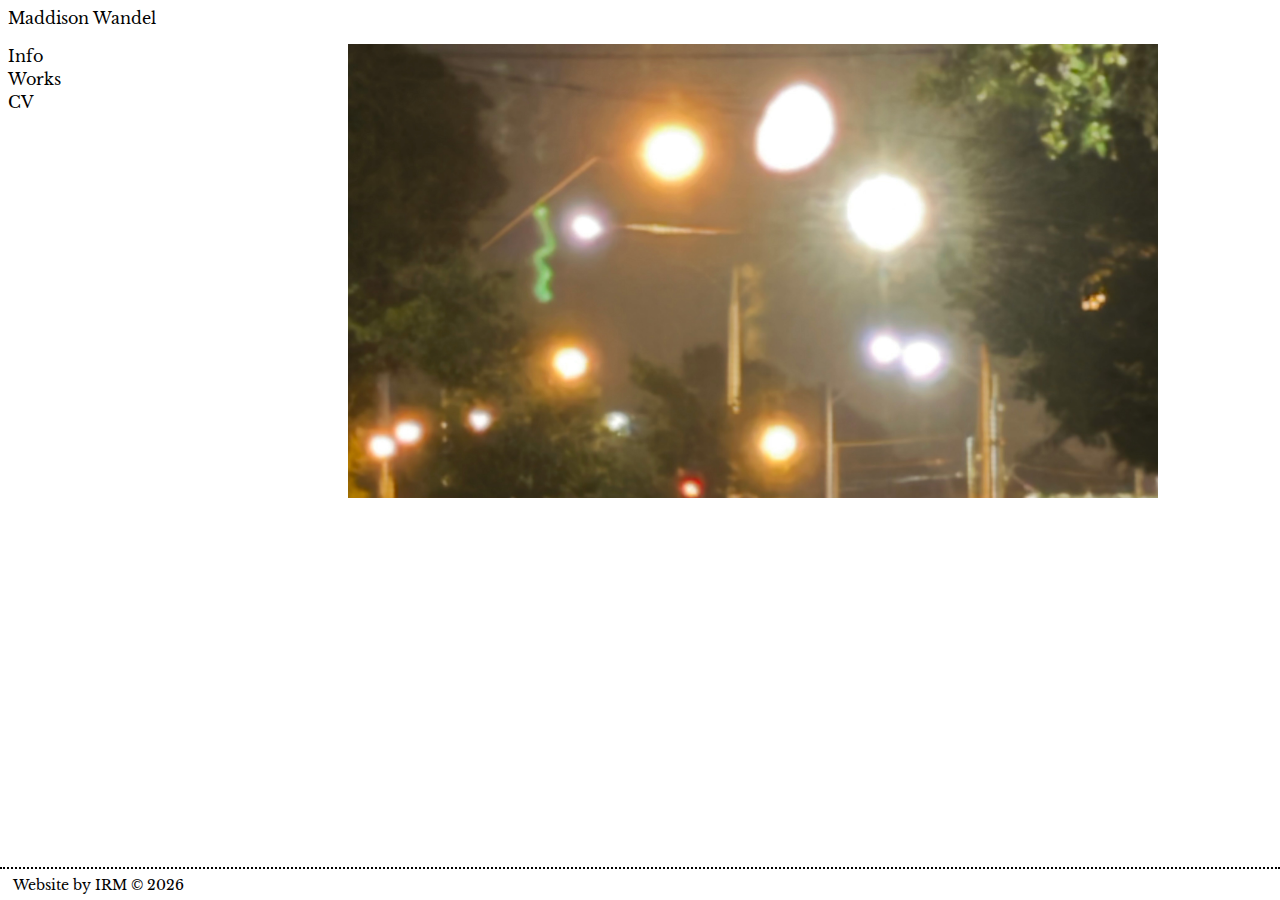
<file: index.html>
<!DOCTYPE html>
<html lang="en">
<head>
    <meta charset="UTF-8">
    <meta name="viewport" content="width=device-width, initial-scale=1.0">
    <link rel="shortcut icon" href="img/page-elements/mw-favicon.png" type="mw-favicon">
    <title>Maddison Wandel</title>
    <link rel="stylesheet" href="style.css">
</head>

<body>
    
<div class="header">
    <p>Maddison Wandel</p>
</div>

<div class="middle">

    <div class="navigation">
        <div class="item">
            <a href="info.html">Info</a>
        </div>

        <div class="item">
            <p class="title">Works</p>
            <p class="infoText hidden">
                    <a href="/Works/Autoportait.html">Autoportrait</a>
                    <a href="/Works/Stutter.html"> Stutter (1-4)</a>
                    <a href="/Works/Calling-Back.html">Calling Back (for my mother)</a>
                    <a href="/Works/Withholding.html">Withholding</a>
                    <a href="/Works/A-Calling-Back.html">A Calling Back</a>
            </p>
        </div>

        <div class="item">
            <a href="CV.html">CV</a>
        </div>

    </div>

    <div class="hero-img">
        <img src="img/landing.jpg" alt="landing">
    </div>

    </div>

<div class="footer">
    <p> Website by <a href="https://www.isobellemccall.com/" target="_blank">IRM</a> © 2026</p>
</div>


</div>
<script src="script.js"></script>

</body>

</html>
</file>
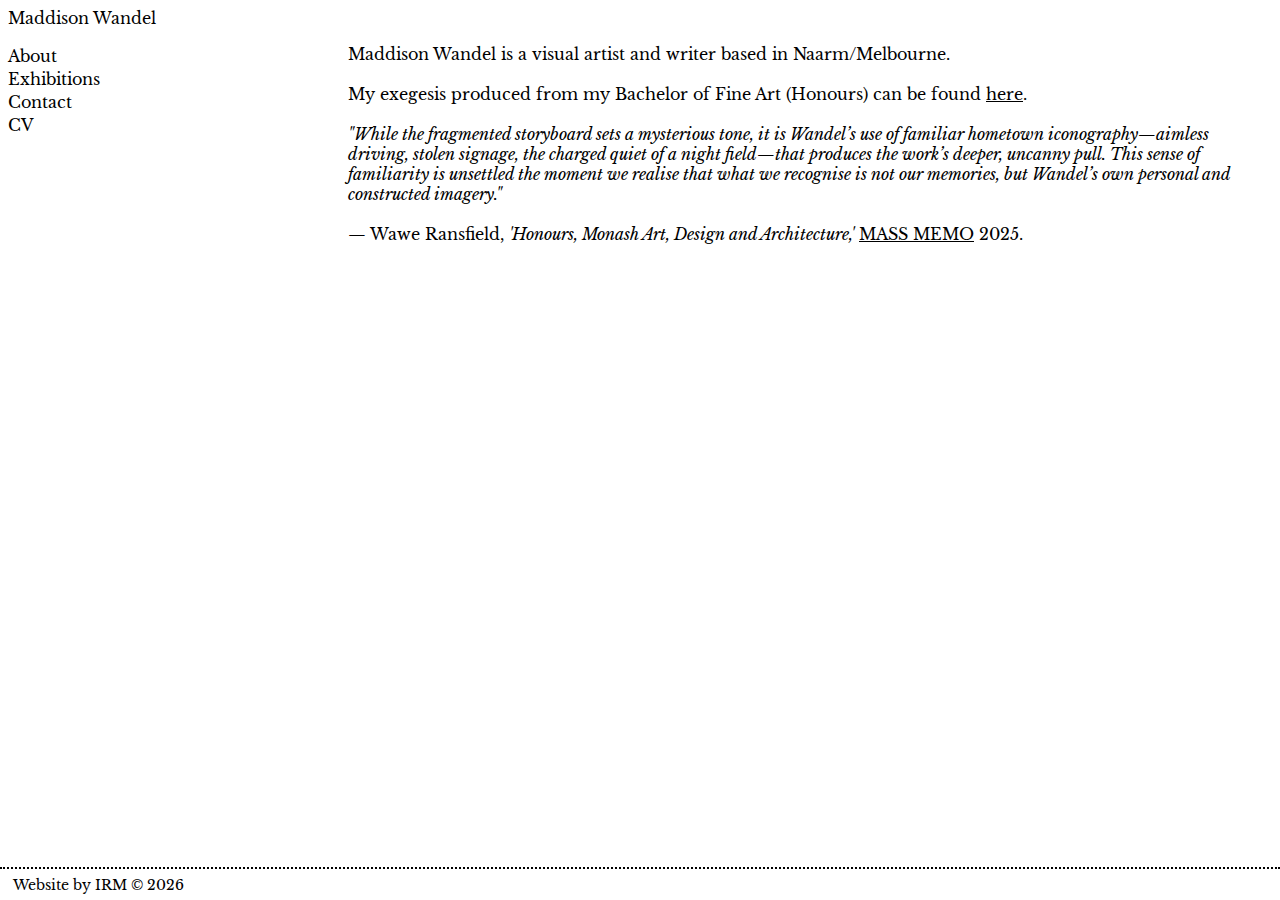
<file: about.html>
<!DOCTYPE html>
<html lang="en">
<head>
    <meta charset="UTF-8">
    <meta name="viewport" content="width=device-width, initial-scale=1.0">
    <link rel="shortcut icon" href="../img/page-elements/mw-favicon.png" type="mw-favicon">
    <title>Maddison Wandel</title>
    <link rel="stylesheet" href="../style.css">
</head>

<body data-page="about">
    
<div class="header">
    <a href="https://isoebell.github.io/MaddisonWandel/">Maddison Wandel</a>
</div>

<div class="middle">

    <div class="navigation">
        <div class="item">
            <a href="about.html">About</a>
        </div>

       <div class="item">
            <p class="title">Exhibitions</p>
            <p class="infoText hidden">
                    <a href="/Exhibitions/Monash-Grad-Show-2025.html"> Monash Gradshow 2025 (Honours)</a>
                    <a href="/Exhibitions/VCA-Graduate-Exhibition-2024.html">VCA Graduate Exhibition 2024</a>
                    <a href="/Exhibitions/Majilis-Travelling-Fellowship-2024.html">Majilis Travelling Fellowship 2024</a>
                    <a href="/Exhibitions/Forest-Falls-Behind.html">Forest Falls Behind</a>
            </p>
        </div>

        <div class="item">
            <a href="contact.html">Contact</a>
        </div>

        <div class="item">
            <a href="CV.html">CV</a>
        </div>

    </div>

    <div class="content">
        <p>Maddison Wandel is a visual artist and writer based in Naarm/Melbourne.
            <br>
            <br>
            My exegesis produced from my Bachelor of Fine Art (Honours) can be found <a href="/pdfs/Exegesis-Maddison-Wandel-2025.pdf" target="_blank">here</a>.
            <br>
            <br>
            <em>"While the fragmented storyboard sets a mysterious tone, it is Wandel’s use of familiar hometown iconography—aimless driving, stolen signage, the charged quiet of a night field—that produces the work’s deeper, uncanny pull. This sense of familiarity is unsettled the moment we realise that what we recognise is not our memories, but Wandel’s own personal and constructed imagery."</em>
            <br>
            <br>
            — Wawe Ransfield, <em>'Honours, Monash Art, Design and Architecture,'</em> <a href="https://mass.memoreview.net/2025/monash-art-design-and-architecture-by-wawe-ransfield" target="_blank">MASS MEMO</a> 2025.
            
            </p>
    </div>

    </div>

<div class="footer">
    <p> Website by <a href="https://www.isobellemccall.com/" target="_blank">IRM</a> © 2026</p>
</div>


</div>
<script src="../script.js"></script>

</body>

</html>
</file>
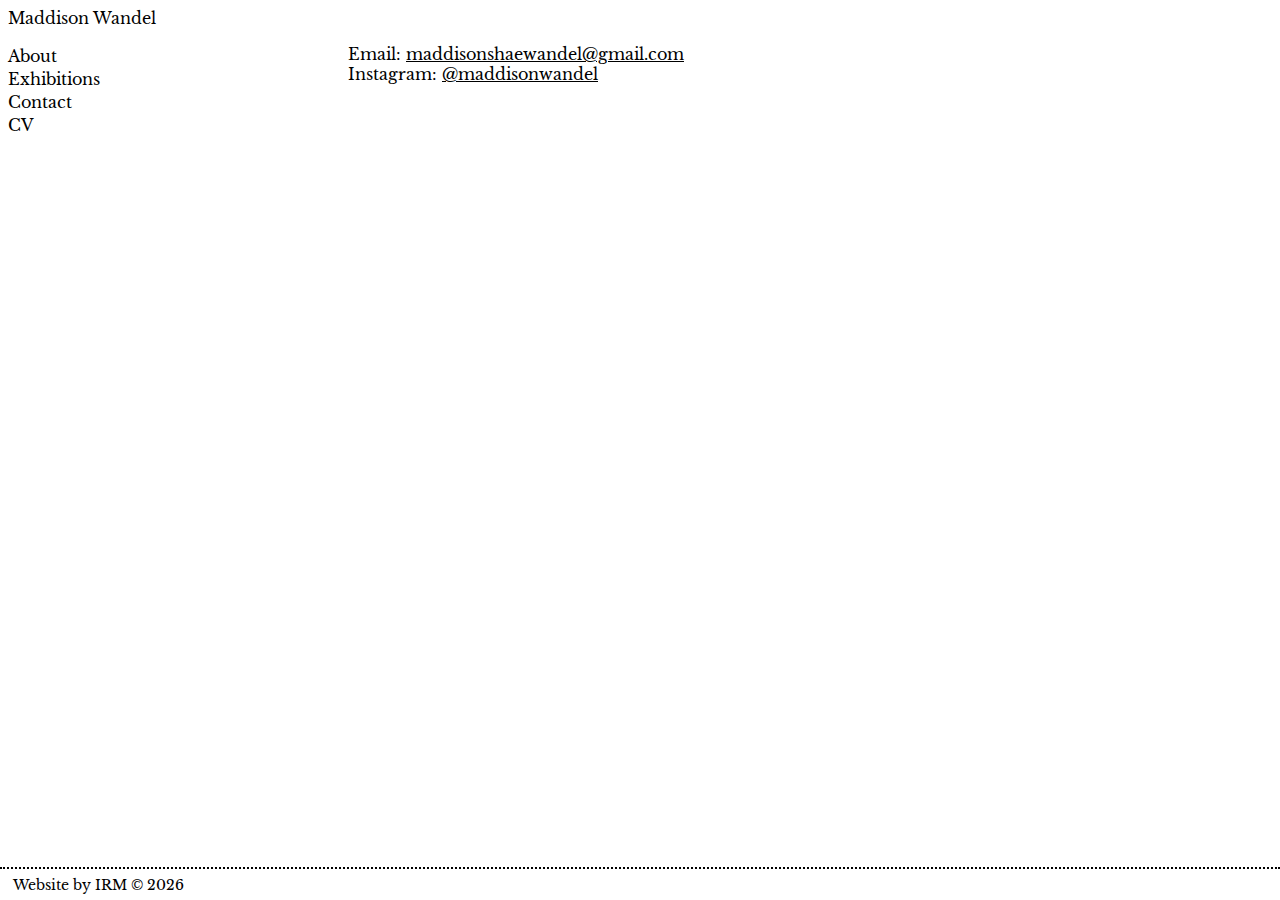
<file: contact.html>
<!DOCTYPE html>
<html lang="en">
<head>
    <meta charset="UTF-8">
    <meta name="viewport" content="width=device-width, initial-scale=1.0">
    <link rel="shortcut icon" href="../img/page-elements/mw-favicon.png" type="mw-favicon">
    <title>Maddison Wandel</title>
    <link rel="stylesheet" href="../style.css">
</head>

<body data-page="contact">
    
<div class="header">
    <a href="https://isoebell.github.io/MaddisonWandel/">Maddison Wandel</a>
</div>

<div class="middle">

    <div class="navigation">
        <div class="item">
            <a href="about.html">About</a>
        </div>

        <div class="item">
            <p class="title">Exhibitions</p>
            <p class="infoText hidden">
                    <a href="/Exhibitions/Monash-Grad-Show-2025.html"> Monash Gradshow 2025 (Honours)</a>
                    <a href="/Exhibitions/VCA-Graduate-Exhibition-2024.html">VCA Graduate Exhibition 2024</a>
                    <a href="/Exhibitions/Majilis-Travelling-Fellowship-2024.html">Majilis Travelling Fellowship 2024</a>
                    <a href="/Exhibitions/Forest-Falls-Behind.html">Forest Falls Behind</a>
            </p>
        </div>

        <div class="item">
            <a href="contact.html">Contact</a>
        </div>

        <div class="item">
            <a href="CV.html">CV</a>
        </div>

    </div>

    <div class="content">
        <p>Email: <a href="mailto:maddisonshaewandel@gmail.com">maddisonshaewandel@gmail.com</a>
            <br>
            Instagram: <a href="https://www.instagram.com/maddisonwandel/" target="_blank">@maddisonwandel</a>
            <br>
            <br>
            
            </p>
    </div>

    </div>

<div class="footer">
    <p> Website by <a href="https://www.isobellemccall.com/" target="_blank">IRM</a> © 2026</p>
</div>


</div>
<script src="../script.js"></script>

</body>

</html>
</file>
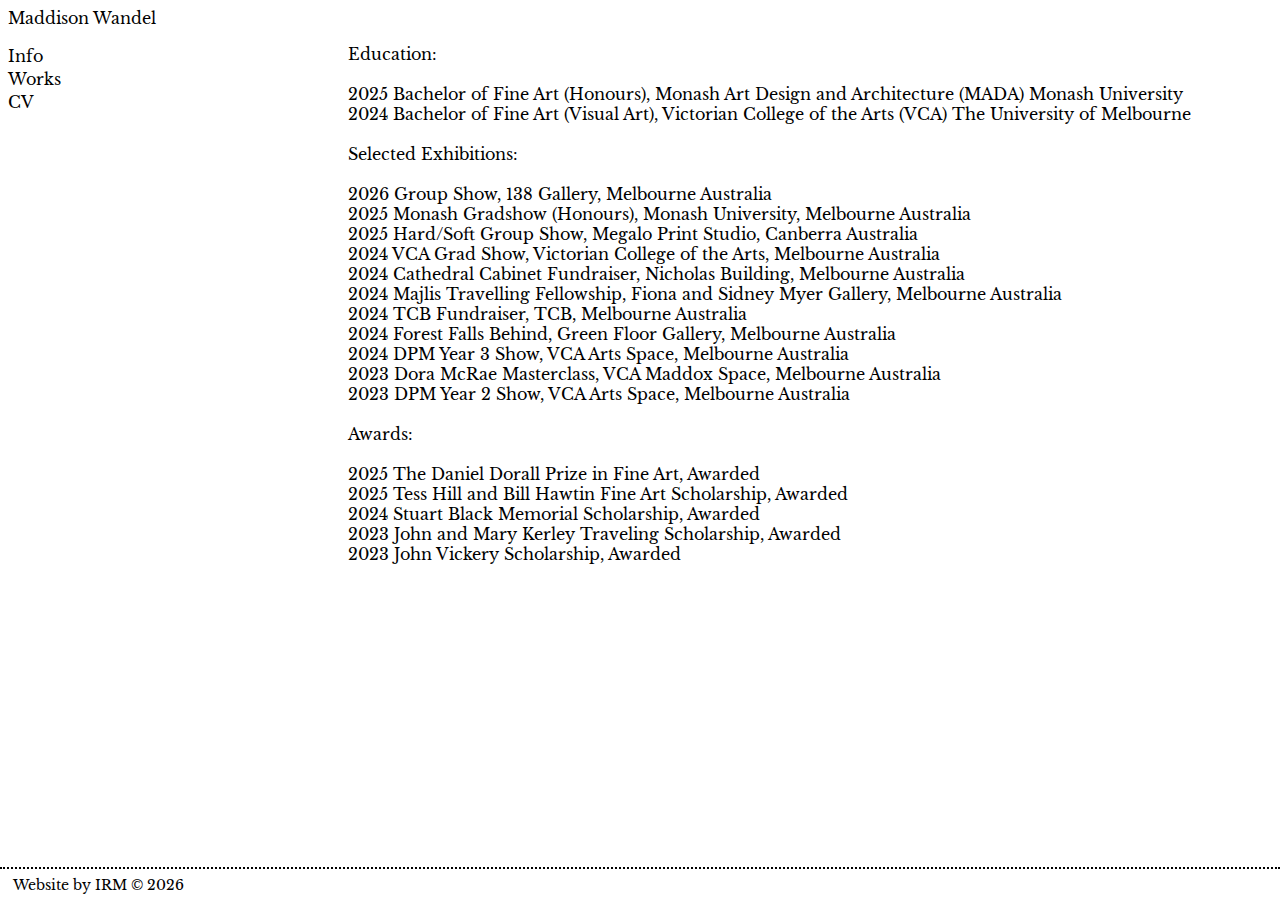
<file: CV.html>
<!DOCTYPE html>
<html lang="en">
<head>
    <meta charset="UTF-8">
    <meta name="viewport" content="width=device-width, initial-scale=1.0">
    <link rel="shortcut icon" href="../img/page-elements/mw-favicon.png" type="mw-favicon">
    <title>Maddison Wandel</title>
    <link rel="stylesheet" href="../style.css">
</head>

<body data-page="CV">
    
<div class="header">
    <a href="https://isoebell.github.io/MaddisonWandel/">Maddison Wandel</a>
</div>

<div class="middle">

    <div class="navigation">
        <div class="item">
            <a href="info.html">Info</a>
        </div>

        <div class="item">
            <p class="title">Works</p>
            <p class="infoText hidden">
                    <a href="/Works/Autoportait.html">Autoportrait</a>
                    <a href="/Works/Stutter.html"> Stutter (1-4)</a>
                    <a href="/Works/Calling-Back.html">Calling Back (for my mother)</a>
                    <a href="/Works/Withholding.html">Withholding</a>
                    <a href="/Works/A-Calling-Back.html">A Calling Back</a>
            </p>
        </div>

        <div class="item">
            <a href="CV.html">CV</a>
        </div>

    </div>

    <div class="content">
        <p>Education:  
            <br>
            <br>
            2025 Bachelor of Fine Art (Honours), Monash Art Design and Architecture (MADA) Monash University
            <br>
            2024 Bachelor of Fine Art (Visual Art), Victorian College of the Arts (VCA) The University of Melbourne 
            <br>
            <br>
            Selected Exhibitions:
            <br>
            <br>
            2026 Group Show, 138 Gallery, Melbourne Australia
            <br>
            2025 Monash Gradshow (Honours), Monash University, Melbourne Australia
            <br>
            2025 Hard/Soft Group Show, Megalo Print Studio, Canberra Australia
            <br>
            2024 VCA Grad Show, Victorian College of the Arts, Melbourne Australia
            <br>
            2024 Cathedral Cabinet Fundraiser, Nicholas Building, Melbourne Australia
            <br>
            2024 Majlis Travelling Fellowship, Fiona and Sidney Myer Gallery, Melbourne Australia
            <br>
            2024 TCB Fundraiser, TCB, Melbourne Australia
            <br>
            2024 Forest Falls Behind, Green Floor Gallery, Melbourne Australia
            <br>
            2024 DPM Year 3 Show, VCA Arts Space, Melbourne Australia
            <br>
            2023 Dora McRae Masterclass, VCA Maddox Space, Melbourne Australia
            <br>
            2023 DPM Year 2 Show, VCA Arts Space, Melbourne Australia 
            <br>
            <br>
            Awards:  
            <br>
            <br>
            2025 The Daniel Dorall Prize in Fine Art, Awarded
            <br>
            2025 Tess Hill and Bill Hawtin Fine Art Scholarship, Awarded
            <br>
            2024 Stuart Black Memorial Scholarship, Awarded
            <br>
            2023 John and Mary Kerley Traveling Scholarship, Awarded
            <br>
            2023 John Vickery Scholarship, Awarded            
            
            </p>
    </div>

    </div>

<div class="footer">
    <p> Website by <a href="https://www.isobellemccall.com/" target="_blank">IRM</a> © 2026</p>
</div>


</div>
<script src="../script.js"></script>

</body>

</html>
</file>
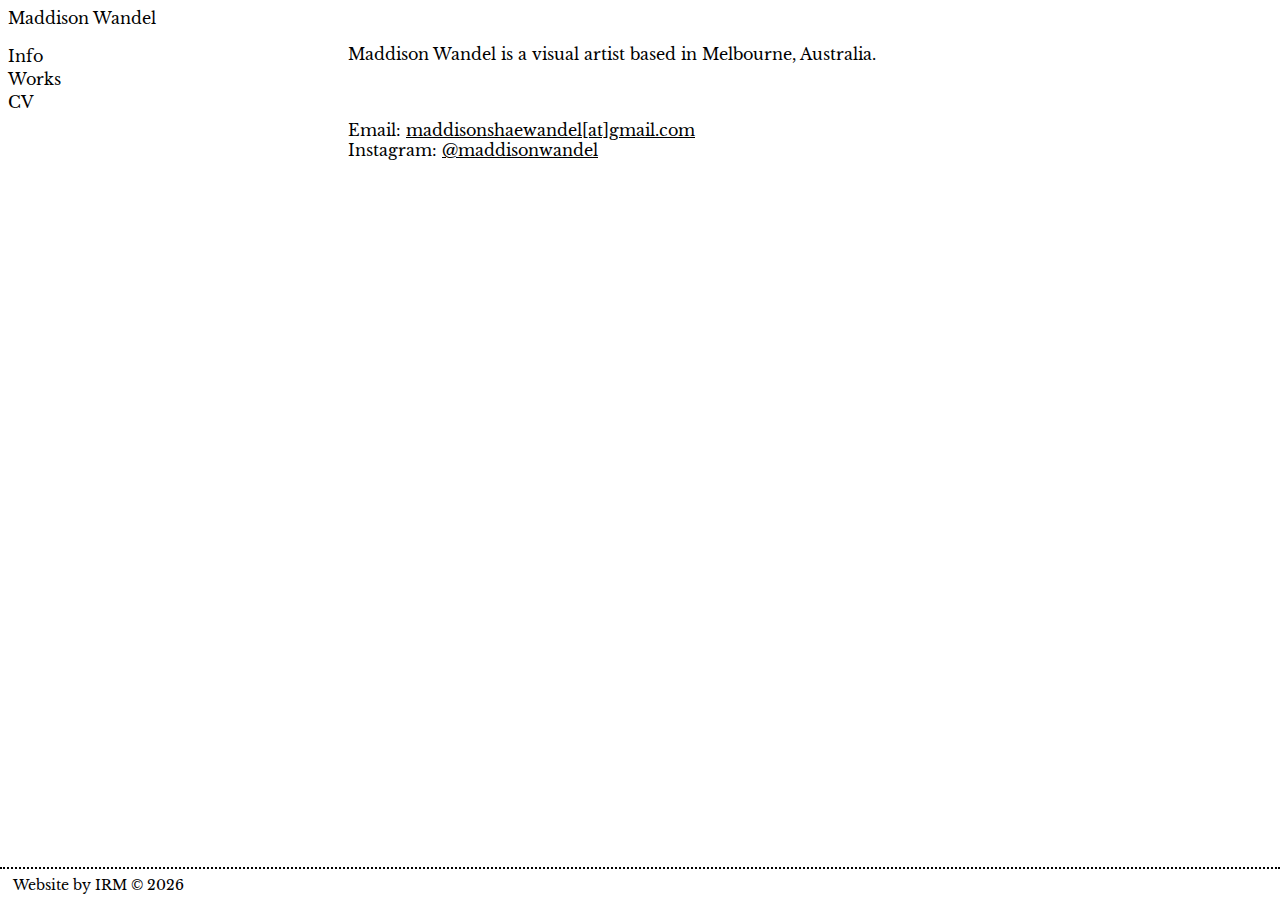
<file: info.html>
<!DOCTYPE html>
<html lang="en">
<head>
    <meta charset="UTF-8">
    <meta name="viewport" content="width=device-width, initial-scale=1.0">
    <link rel="shortcut icon" href="../img/page-elements/mw-favicon.png" type="mw-favicon">
    <title>Maddison Wandel</title>
    <link rel="stylesheet" href="../style.css">
</head>

<body data-page="contact">
    
<div class="header">
    <a href="https://isoebell.github.io/MaddisonWandel/">Maddison Wandel</a>
</div>

<div class="middle">

    <div class="navigation">
        <div class="item">
            <a href="info.html">Info</a>
        </div>

        <div class="item">
            <p class="title">Works</p>
            <p class="infoText hidden">
                    <a href="/Works/Autoportait.html">Autoportrait</a>
                    <a href="/Works/Stutter.html"> Stutter (1-4)</a>
                    <a href="/Works/Calling-Back.html">Calling Back (for my mother)</a>
                    <a href="/Works/Withholding.html">Withholding</a>
                    <a href="/Works/A-Calling-Back.html">A Calling Back</a>
            </p>
        </div>

        <div class="item">
            <a href="CV.html">CV</a>
        </div>

    </div>

    <div class="content">
        <p>Maddison Wandel is a visual artist based in Melbourne, Australia.</p>
        <br>
        <br>
        <p>Email: <a href="mailto:maddisonshaewandel@gmail.com">maddisonshaewandel[at]gmail.com</a>
            <br>
            Instagram: <a href="https://www.instagram.com/maddisonwandel/" target="_blank">@maddisonwandel</a>
            <br>
            <br>
            
            </p>
    </div>

    </div>

<div class="footer">
    <p> Website by <a href="https://www.isobellemccall.com/" target="_blank">IRM</a> © 2026</p>
</div>


</div>
<script src="../script.js"></script>

</body>

</html>
</file>
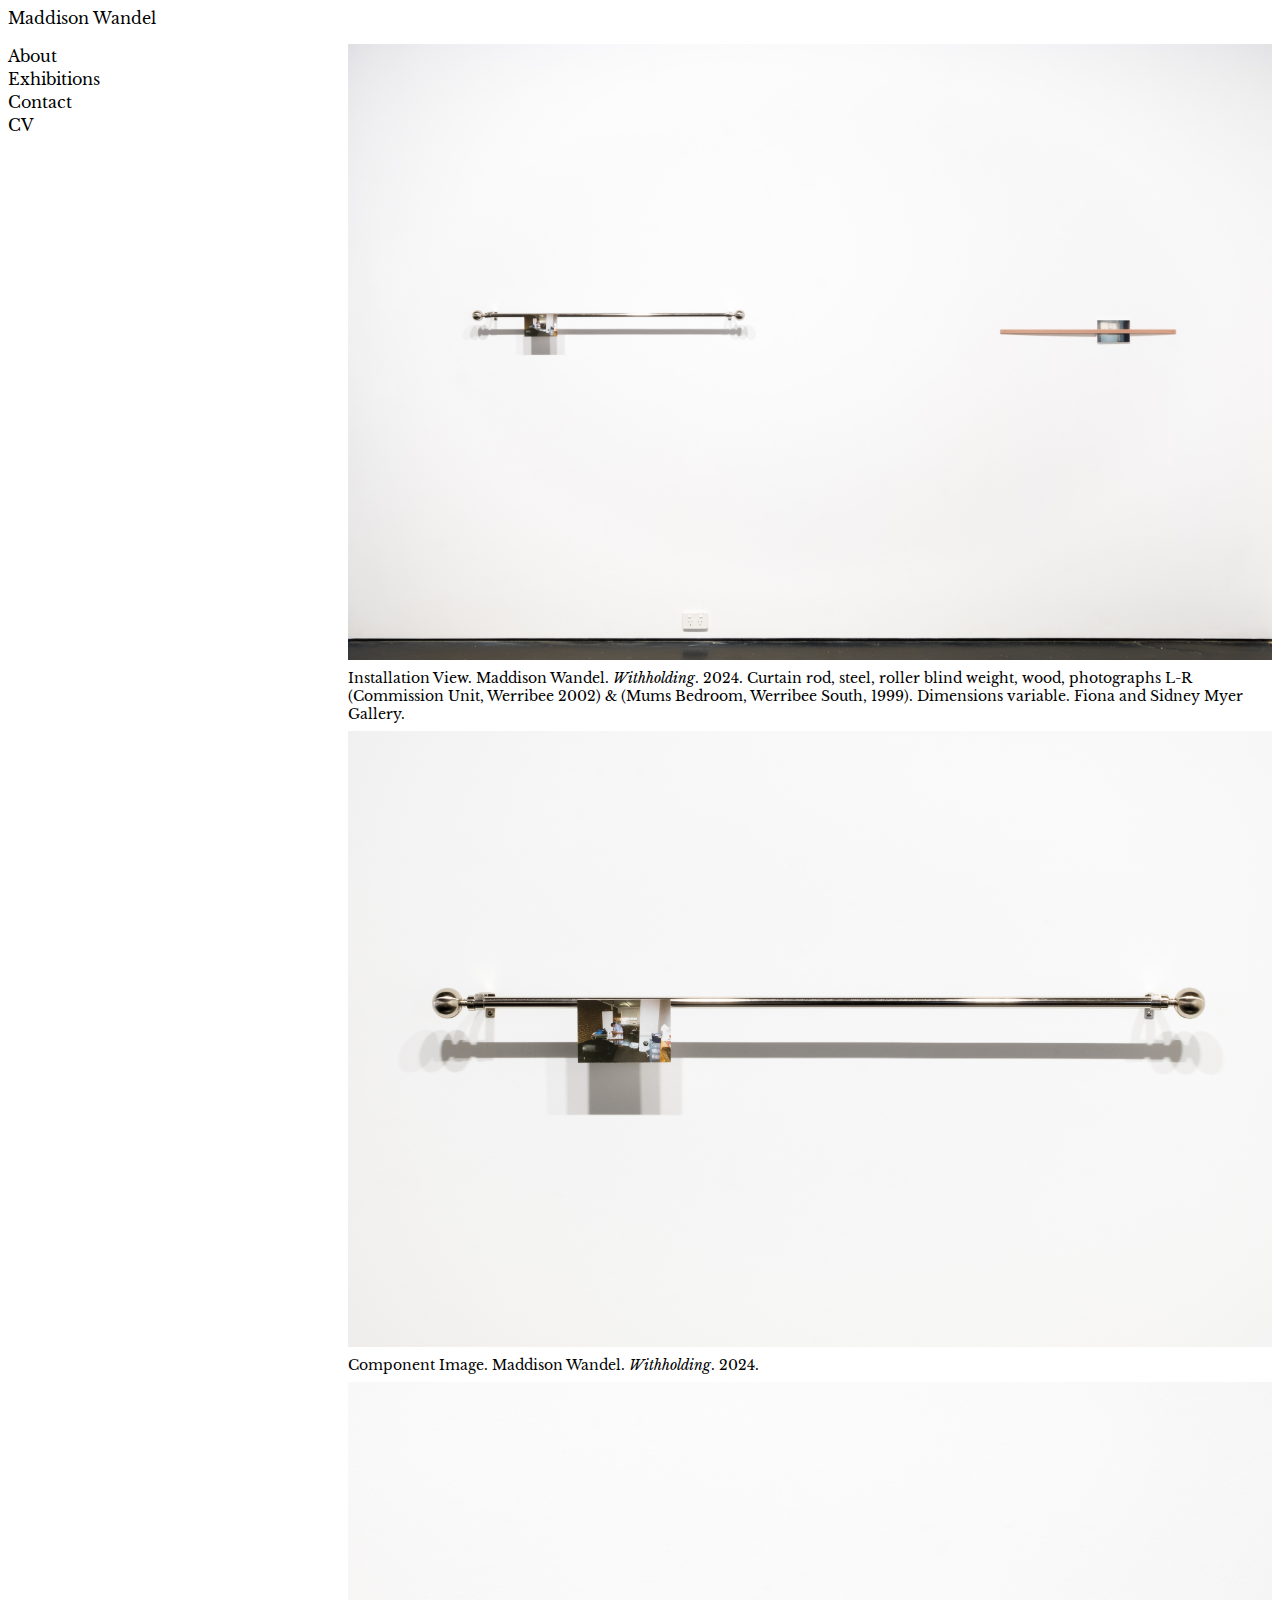
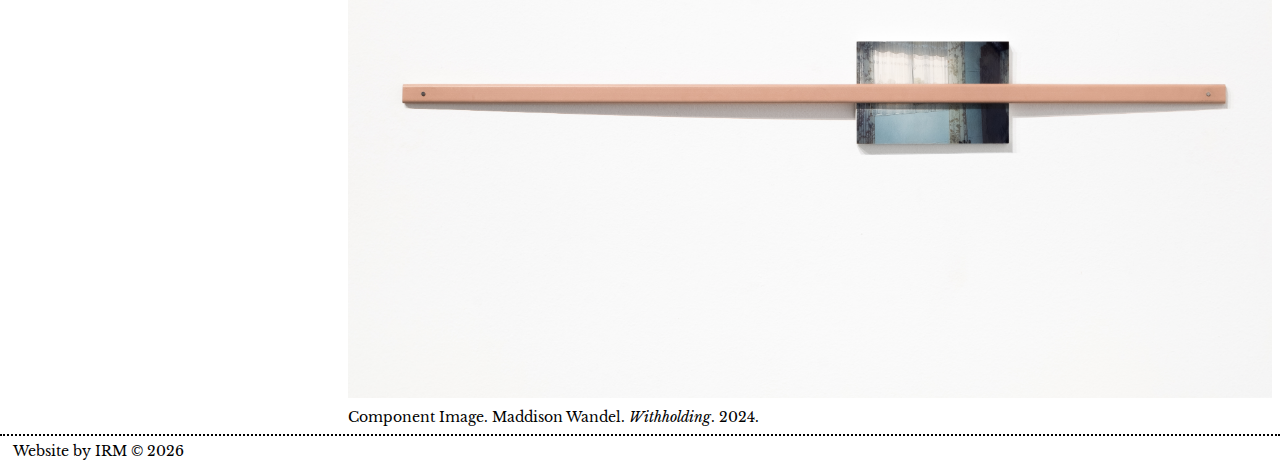
<file: Exhibitions/Majilis-Travelling-Fellowship-2024.html>
<!DOCTYPE html>
<html lang="en">
<head>
    <meta charset="UTF-8">
    <meta name="viewport" content="width=device-width, initial-scale=1.0">
    <link rel="shortcut icon" href="../img/page-elements/mw-favicon.png" type="mw-favicon">
    <title>Maddison Wandel</title>
    <link rel="stylesheet" href="../style.css">
</head>

<body>
    
<div class="header">
    <a href="https://isoebell.github.io/MaddisonWandel/">Maddison Wandel</a>
</div>

<div class="middle">

    <div class="navigation">
        <div class="item">
            <a href="../about.html">About</a>
        </div>

        <div class="item">
            <p class="title">Exhibitions</p>
            <p class="infoText hidden">
                    <a href="Monash-Grad-Show-2025.html"> Monash Gradshow 2025 (Honours)</a>
                    <a href="VCA-Graduate-Exhibition-2024.html">VCA Graduate Exhibition 2024</a>
                    <a href="Majilis-Travelling-Fellowship-2024.html">Majilis Travelling Fellowship 2024</a>
                    <a href="Forest-Falls-Behind.html">Forest Falls Behind</a>
            </p>
        </div>

        <div class="item">
            <a href="../contact.html">Contact</a>
        </div>

        <div class="item">
            <a href="../CV.html">CV</a>
        </div>

    </div>

    <div class="content">
        <div class="item">
            <img src="../img/Majilis/Majilis1.jpg" alt="Majis01">
            <p>Installation View. Maddison Wandel. <em>Withholding</em>. 2024. Curtain rod, steel, roller blind weight, wood, photographs L-R (Commission Unit, Werribee 2002) & (Mums Bedroom, Werribee South, 1999). Dimensions variable. Fiona and Sidney Myer Gallery.
            </p>
        </div>

        <div class="item">
            <img src="../img/Majilis/Majilis2.jpg" alt="Majis02">
            <p>Component Image. Maddison Wandel. <em>Withholding</em>. 2024.</p>
        </div>

        <div class="item">
            <img src="../img/Majilis/Majilis3.jpg" alt="Majis03">
            <p>Component Image. Maddison Wandel. <em>Withholding</em>. 2024.</p>
        </div>
       
    </div>

    </div>

<div class="footer">
    <p> Website by <a href="https://www.isobellemccall.com/" target="_blank">IRM</a> © 2026</p>
</div>


</div>
<script src="../script.js"></script>

</body>

</html>
</file>
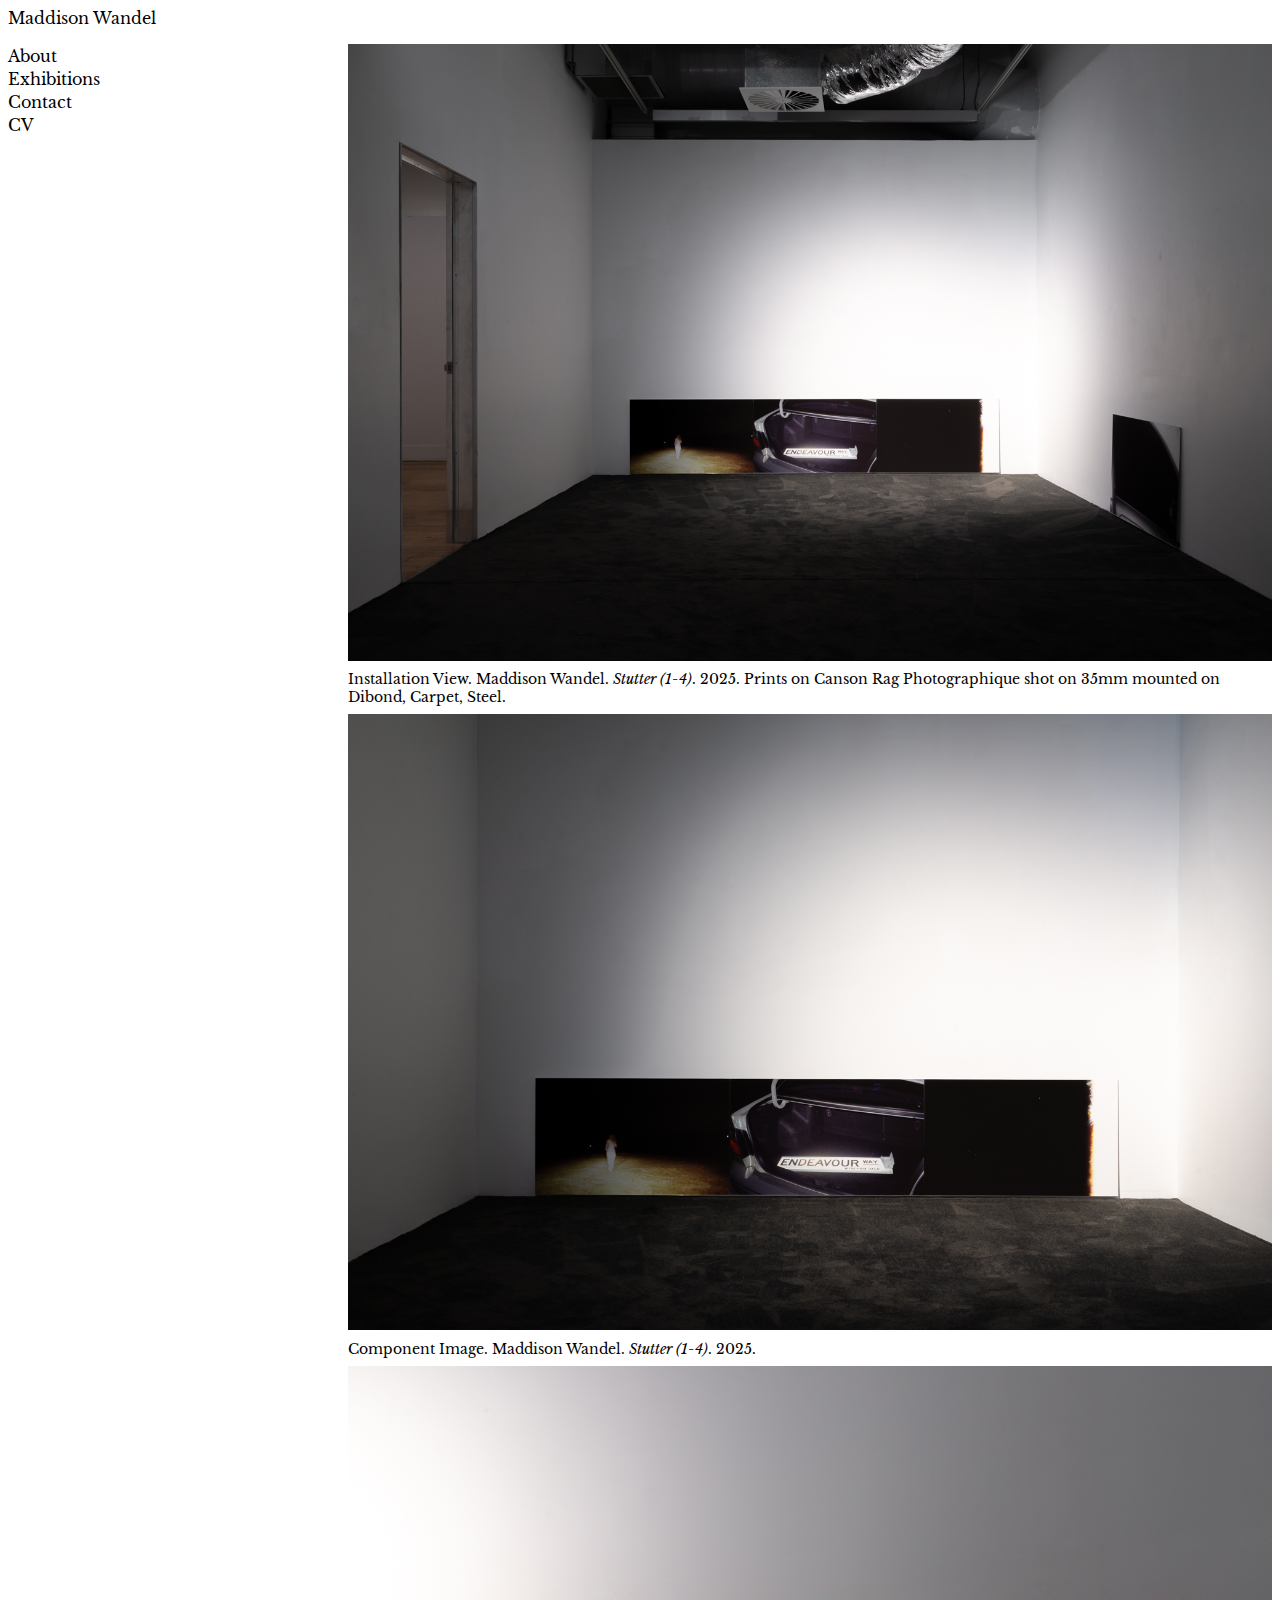
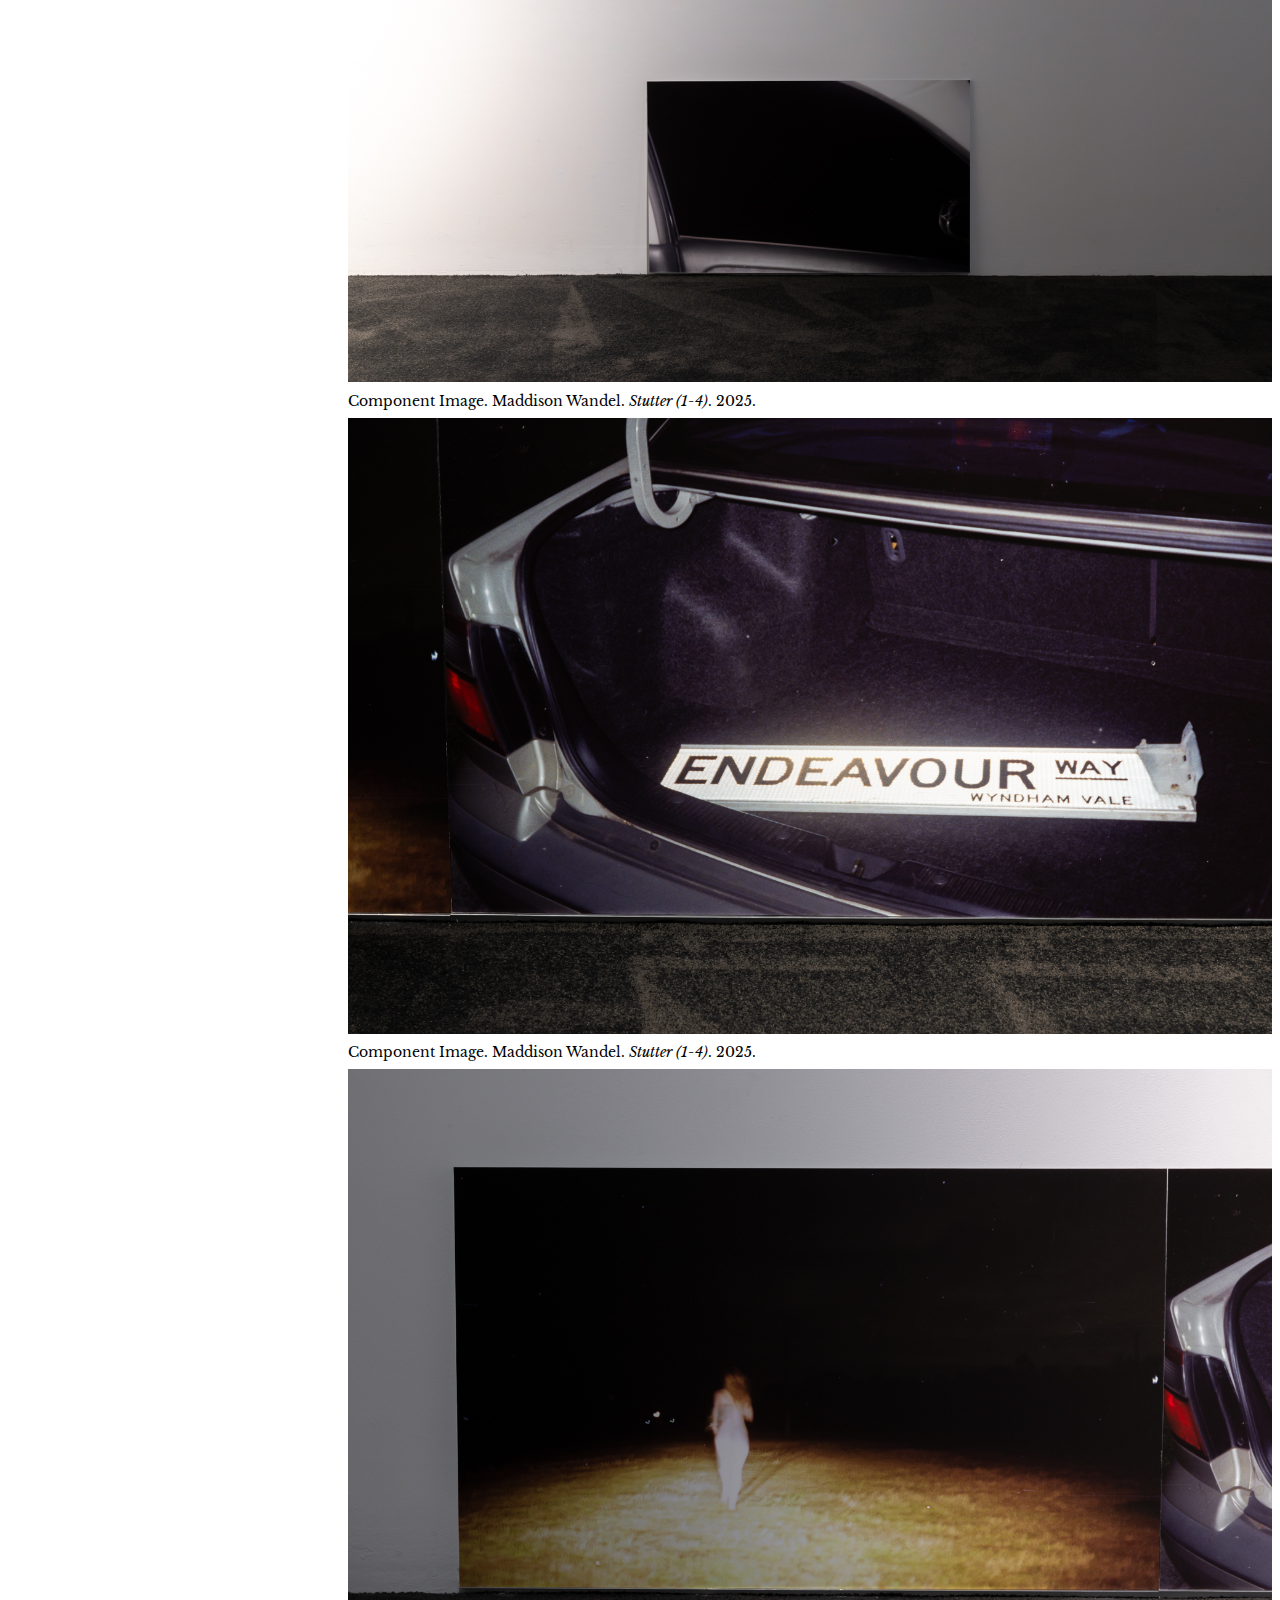
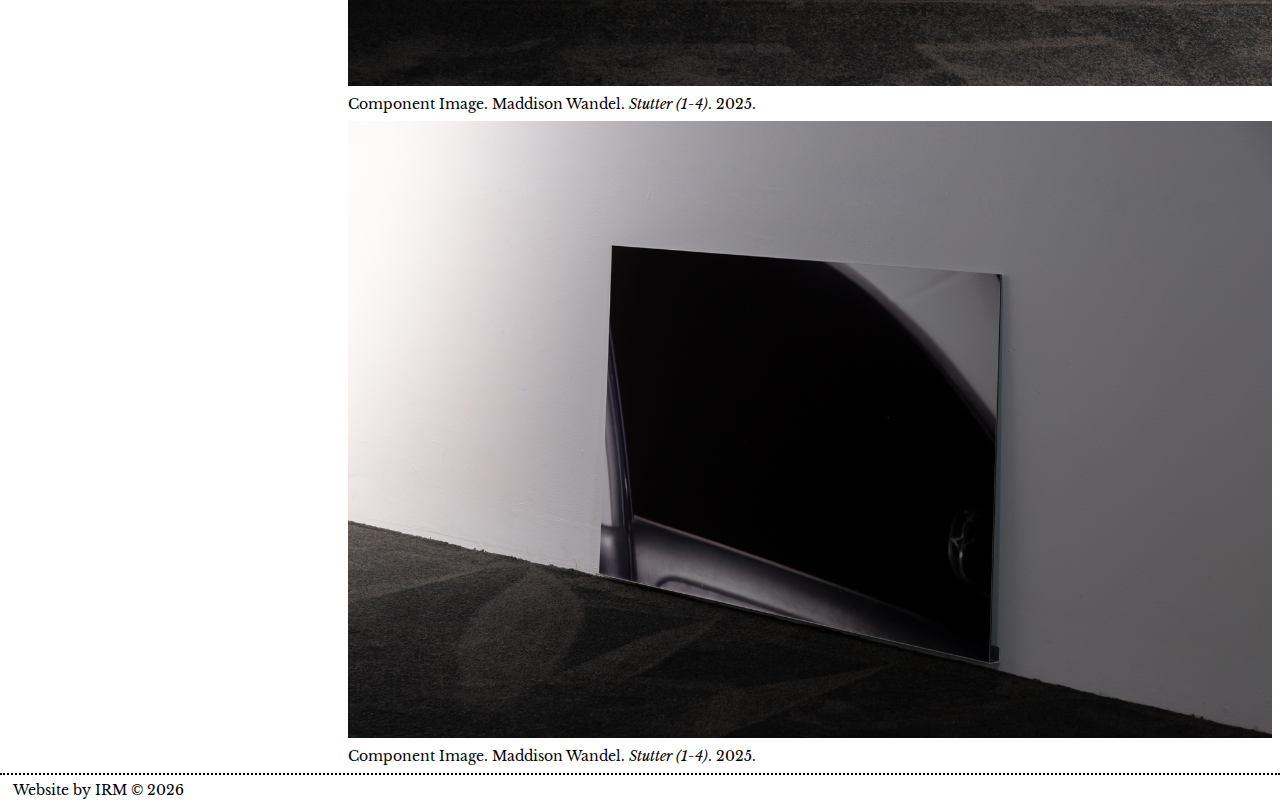
<file: Exhibitions/Monash-Grad-Show-2025.html>
<!DOCTYPE html>
<html lang="en">
<head>
    <meta charset="UTF-8">
    <meta name="viewport" content="width=device-width, initial-scale=1.0">
    <link rel="shortcut icon" href="../img/page-elements/mw-favicon.png" type="mw-favicon">
    <title>Maddison Wandel</title>
    <link rel="stylesheet" href="../style.css">
</head>

<body>
    
<div class="header">
    <a href="https://isoebell.github.io/MaddisonWandel/">Maddison Wandel</a>
</div>

<div class="middle">

    <div class="navigation">
        <div class="item">
            <a href="../about.html">About</a>
        </div>

        <div class="item">
            <p class="title">Exhibitions</p>
            <p class="infoText hidden">
                    <a href="Monash-Grad-Show-2025.html"> Monash Gradshow 2025 (Honours)</a>
                    <a href="VCA-Graduate-Exhibition-2024.html">VCA Graduate Exhibition 2024</a>
                    <a href="Majilis-Travelling-Fellowship-2024.html">Majilis Travelling Fellowship 2024</a>
                    <a href="Forest-Falls-Behind.html">Forest Falls Behind</a>
            </p>
        </div>

        <div class="item">
            <a href="../contact.html">Contact</a>
        </div>

        <div class="item">
            <a href="../CV.html">CV</a>
        </div>

    </div>

    <div class="content">
        <div class="item">
            <img src="../img/MonashGrad_2025/Flood_Way_Window_01.jpg" alt="Grad2025-01">
            <p> Installation View. Maddison Wandel. <em>Stutter (1-4)</em>. 2025. Prints on Canson Rag Photographique shot on 35mm mounted on Dibond, Carpet, Steel.
            </p>
        </div>    

        <div class="item">
            <img src="../img/MonashGrad_2025/Flood_Way_Window_02.jpg" alt="Grad2025-02">
            <p> Component Image. Maddison Wandel. <em>Stutter (1-4)</em>. 2025.
            </p>
        </div> 

        <div class="item">
            <img src="../img/MonashGrad_2025/Flood_Way_Window_03.jpg" alt="Grad2025-03">
            <p> Component Image. Maddison Wandel. <em>Stutter (1-4)</em>. 2025.
            </p>
        </div> 

        <div class="item">
            <img src="../img/MonashGrad_2025/Flood_Way_Window_04.jpg" alt="Grad2025-04">
            <p> Component Image. Maddison Wandel. <em>Stutter (1-4)</em>. 2025.
            </p>
        </div> 

        <div class="item">
            <img src="../img/MonashGrad_2025/Flood_Way_Window_05.jpg" alt="Grad2025-05">
            <p> Component Image. Maddison Wandel. <em>Stutter (1-4)</em>. 2025.
            </p>
        </div> 

        <div class="item">
            <img src="../img/MonashGrad_2025/Flood_Way_Window_06.jpg" alt="Grad2025-06">
            <p> Component Image. Maddison Wandel. <em>Stutter (1-4)</em>. 2025.
            </p>
        </div> 
    
            
    </div>

    </div>

<div class="footer">
    <p> Website by <a href="https://www.isobellemccall.com/" target="_blank">IRM</a> © 2026</p>
</div>


<script src="../script.js"></script>

</body>

</html>
</file>
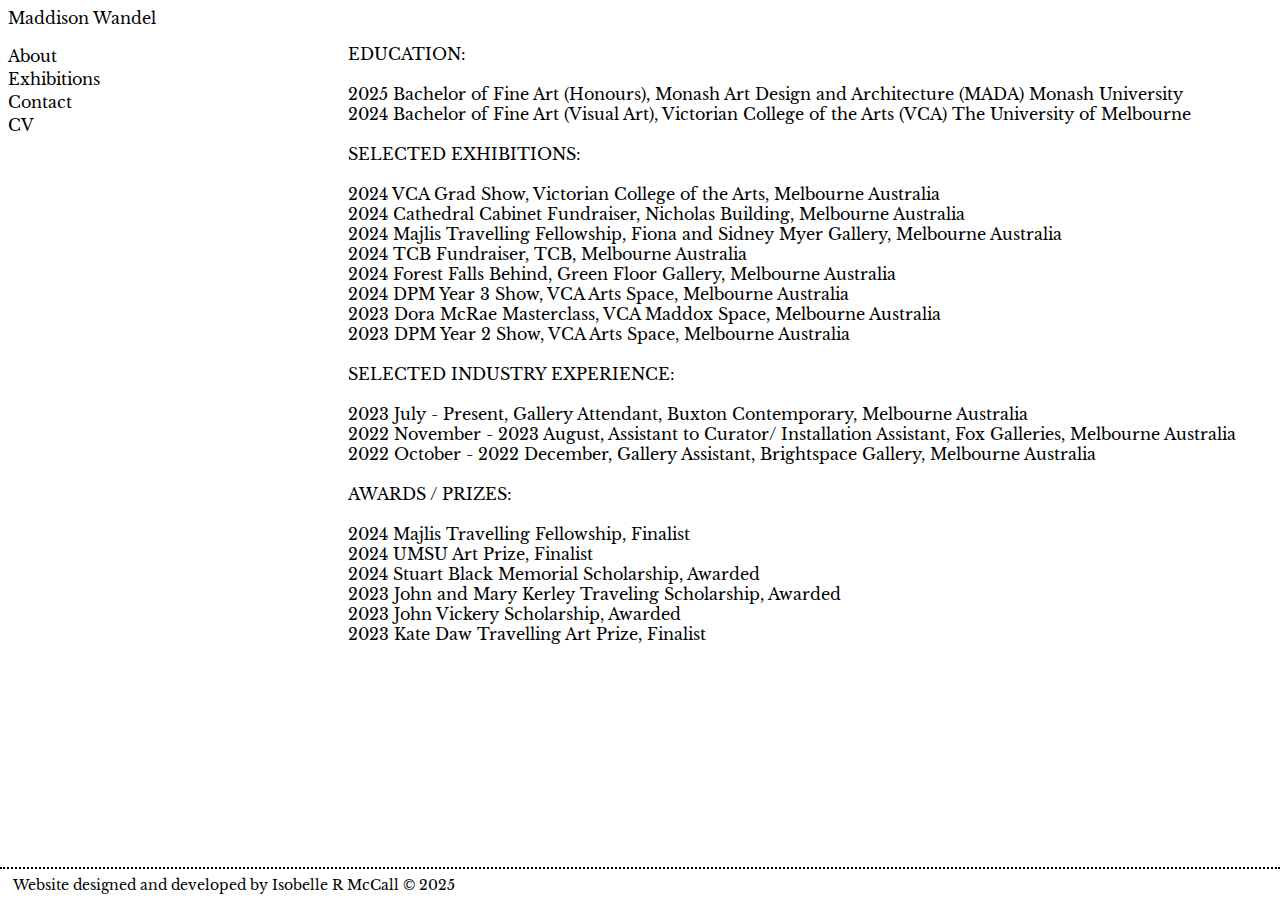
<file: pages/CV.html>
<!DOCTYPE html>
<html lang="en">
<head>
    <meta charset="UTF-8">
    <meta name="viewport" content="width=device-width, initial-scale=1.0">
    <link rel="shortcut icon" href="../img/page-elements/mw-favicon.png" type="mw-favicon">
    <title>Maddison Wandel</title>
    <link rel="stylesheet" href="../style.css">
</head>

<body data-page="CV">
    
<div class="header">
    <a href="https://isoebell.github.io/MaddisonWandel/">Maddison Wandel</a>
</div>

<div class="middle">

    <div class="navigation">
        <div class="item">
            <a href="about.html">About</a>
        </div>

        <div class="item">
            <p class="title">Exhibitions</p>
            <p class="infoText hidden">
                <a href="VCA-Graduate-Exhibition-2024.html">VCA Graduate Exhibition 2024</a>
                    <a href="Majilis-Travelling-Fellowship-2024.html">Majilis Travelling Fellowship 2024</a>
                    <a href="Forest-Falls-Behind.html">Forest Falls Behind</a>
            </p>
        </div>

        <div class="item">
            <a href="contact.html">Contact</a>
        </div>

        <div class="item">
            <a href="CV.html">CV</a>
        </div>

    </div>

    <div class="content">
        <p>EDUCATION: 
            <br>
            <br>
            2025 Bachelor of Fine Art (Honours), Monash Art Design and Architecture (MADA) Monash University
            <br>
            2024 Bachelor of Fine Art (Visual Art), Victorian College of the Arts (VCA) The University of Melbourne 
            <br>
            <br>
            SELECTED EXHIBITIONS:
            <br>
            <br>
            2024 VCA Grad Show, Victorian College of the Arts, Melbourne Australia
            <br>
            2024 Cathedral Cabinet Fundraiser, Nicholas Building, Melbourne Australia
            <br>
            2024 Majlis Travelling Fellowship, Fiona and Sidney Myer Gallery, Melbourne Australia
            <br>
            2024 TCB Fundraiser, TCB, Melbourne Australia
            <br>
            2024 Forest Falls Behind, Green Floor Gallery, Melbourne Australia
            <br>
            2024 DPM Year 3 Show, VCA Arts Space, Melbourne Australia
            <br>
            2023 Dora McRae Masterclass, VCA Maddox Space, Melbourne Australia
            <br>
            2023 DPM Year 2 Show, VCA Arts Space, Melbourne Australia 
            <br>
            <br>
            SELECTED INDUSTRY EXPERIENCE: 
            <br>
            <br>
            2023 July - Present, Gallery Attendant, Buxton Contemporary, Melbourne Australia
            <br>
            2022 November - 2023 August, Assistant to Curator/ Installation Assistant, Fox Galleries, Melbourne Australia
            <br>
            2022 October - 2022 December, Gallery Assistant, Brightspace Gallery, Melbourne Australia 
            <br>
            <br>
            AWARDS / PRIZES: 
            <br>
            <br>
            2024 Majlis Travelling Fellowship, Finalist
            <br>
            2024 UMSU Art Prize, Finalist
            <br>
            2024 Stuart Black Memorial Scholarship, Awarded
            <br>
            2023 John and Mary Kerley Traveling Scholarship, Awarded
            <br>
            2023 John Vickery Scholarship, Awarded
            <br>
            2023 Kate Daw Travelling Art Prize, Finalist
            <br>
            <br>
            
            </p>
    </div>

    </div>

<div class="footer">
    <p> Website designed and developed by <a href="https://www.isobellemccall.com/" target="_blank">Isobelle R McCall</a> © 2025</p>
</div>


</div>
<script src="../script.js"></script>

</body>

</html>
</file>
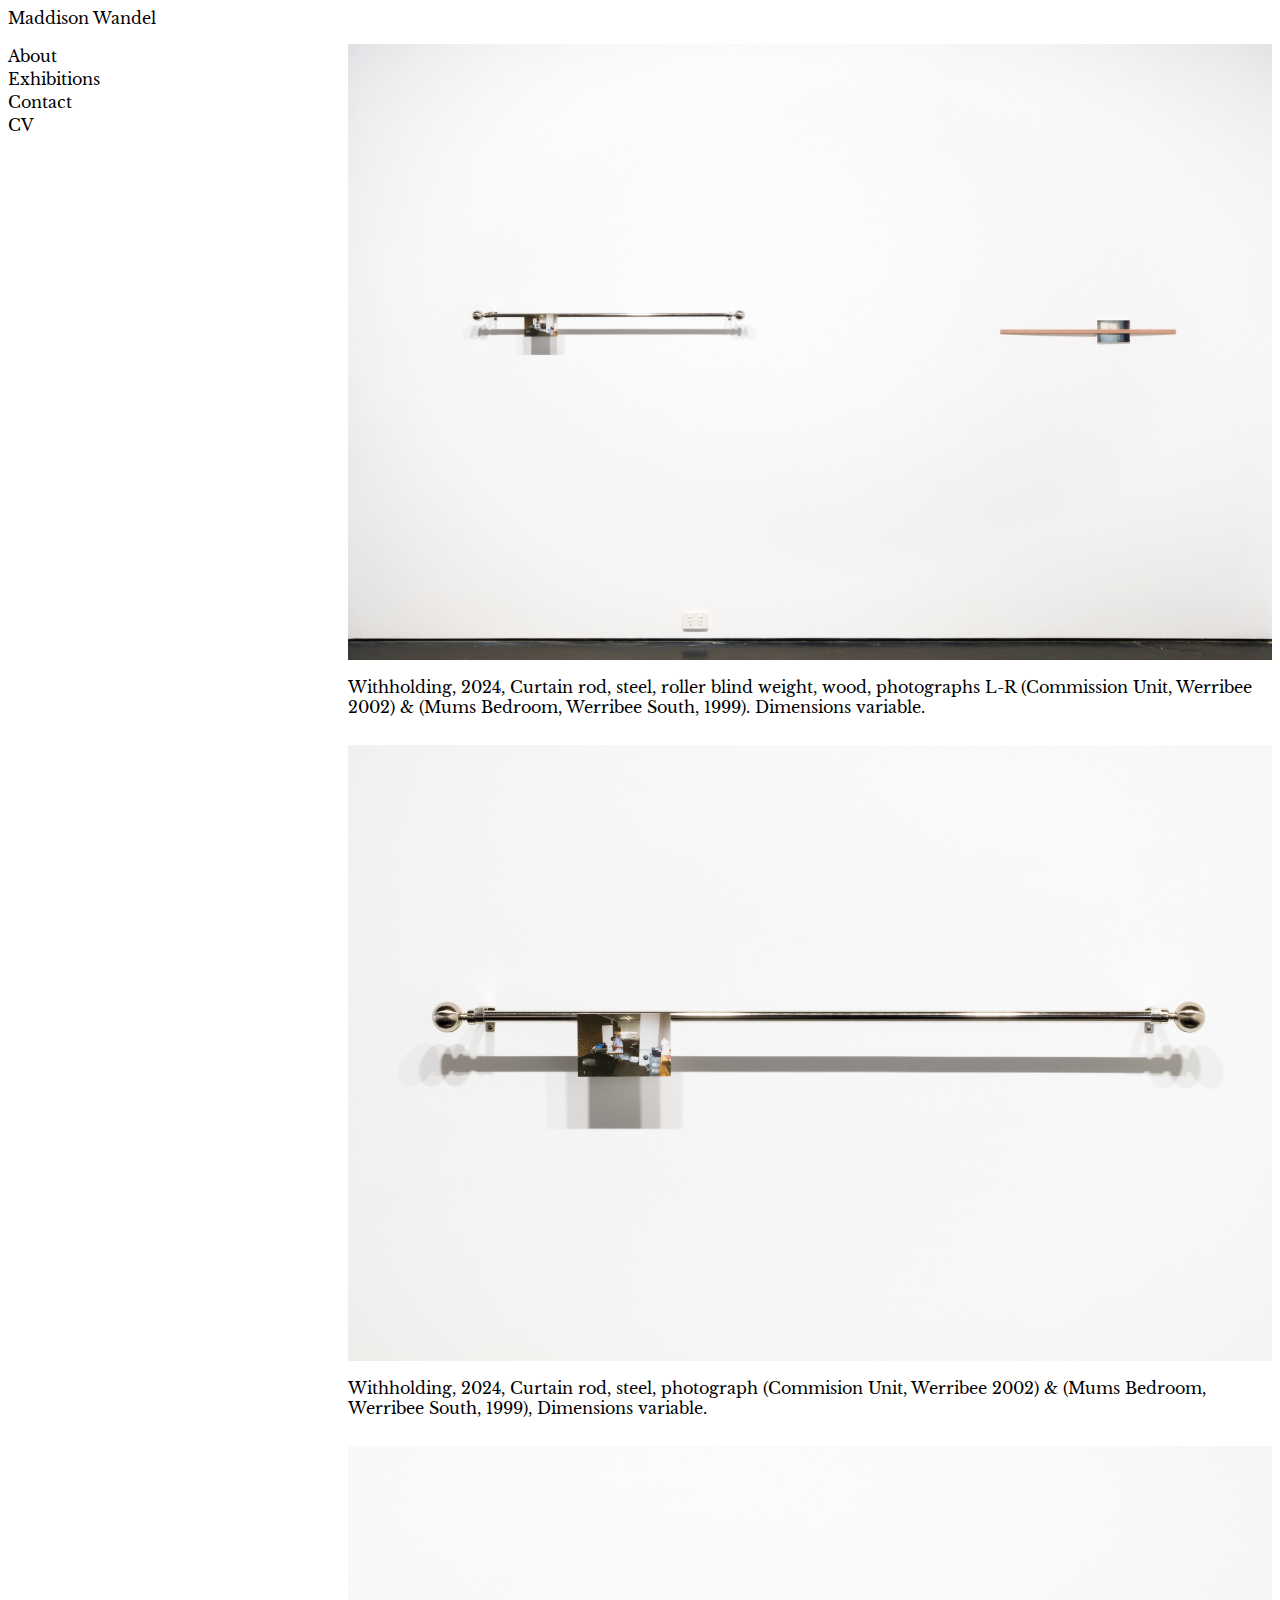
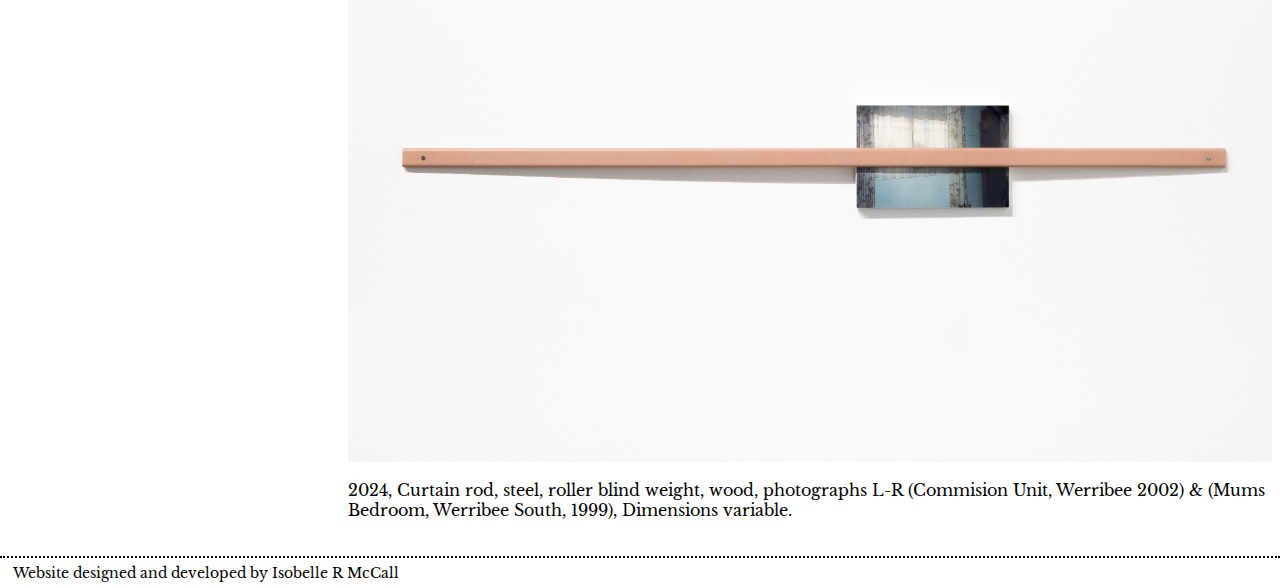
<file: pages/Majilis-Travelling-Fellowship-2024.html>
<!DOCTYPE html>
<html lang="en">
<head>
    <meta charset="UTF-8">
    <meta name="viewport" content="width=device-width, initial-scale=1.0">
    <link rel="shortcut icon" href="img/page-elements/mw-favicon.svg" type="mw-favicon">
    <title>Maddison Wandel</title>
    <link rel="stylesheet" href="/style.css">
</head>

<body>
    
<div class="header">
    <a href="https://isoebell.github.io/MaddisonWandel/">Maddison Wandel</a>
</div>

<div class="middle">

    <div class="navigation">
        <div class="item">
            <a href="about.html">About</a>
        </div>

        <div class="item">
            <p class="title">Exhibitions</p>
            <p class="infoText hidden">
                <a href="VCA-Graduate-Exhibition-2024.html">VCA Graduate Exhibition 2024</a>
                    <a href="Majilis-Travelling-Fellowship-2024.html">Majilis Travelling Fellowship 2024</a>
                    <a href="Forest-Falls-Behind.html">Forest Falls Behind</a>
            </p>
        </div>

        <div class="item">
            <a href="contact.html">Contact</a>
        </div>

        <div class="item">
            <a href="CV.html">CV</a>
        </div>

    </div>

    <div class="content">
        <img src="/img/Majilis/Majilis1.jpg" alt="Majis01">
        <p>Withholding, 2024, Curtain rod, steel, roller blind weight, wood, photographs L-R (Commission Unit, Werribee 2002) & (Mums Bedroom, Werribee South, 1999). Dimensions variable.
            <br>
            <br>
            </p>

            <img src="/img/Majilis/Majilis2.jpg" alt="Majis02">
            <p>Withholding, 2024, Curtain rod, steel,  photograph (Commision Unit, Werribee 2002) & (Mums Bedroom, Werribee South, 1999), Dimensions variable.
            <br>
            <br>
            </p>

            <img src="/img/Majilis/Majilis3.jpg" alt="Majis03">
            <p>2024, Curtain rod, steel, roller blind weight, wood, photographs L-R (Commision Unit, Werribee 2002) & (Mums Bedroom, Werribee South, 1999), Dimensions variable.
            <br>
            <br>
            </p>

            </p>
    </div>

    </div>

<div class="footer">
        <p>Website designed and developed by <a href="isobellemccall.com">Isobelle R McCall</a></p>
</div>


</div>
<script src="/script.js"></script>

</body>

</html>
</file>
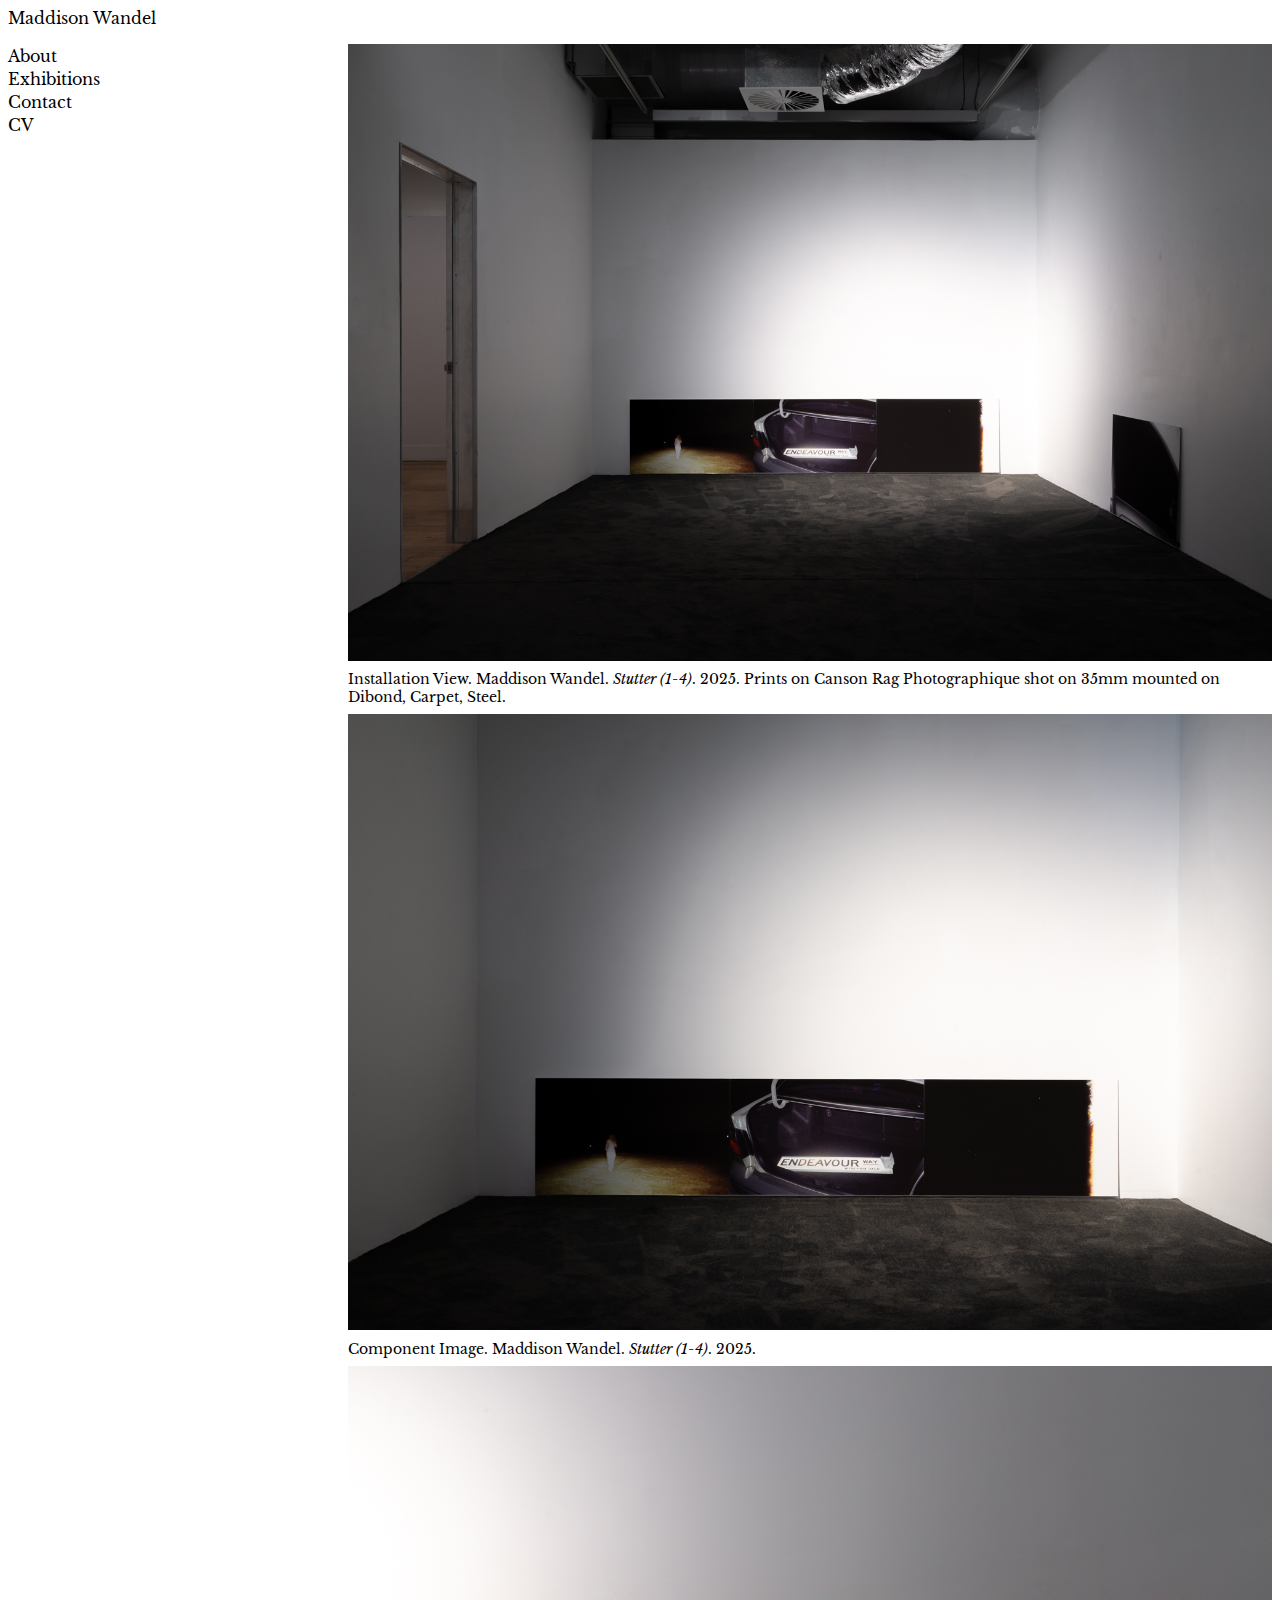
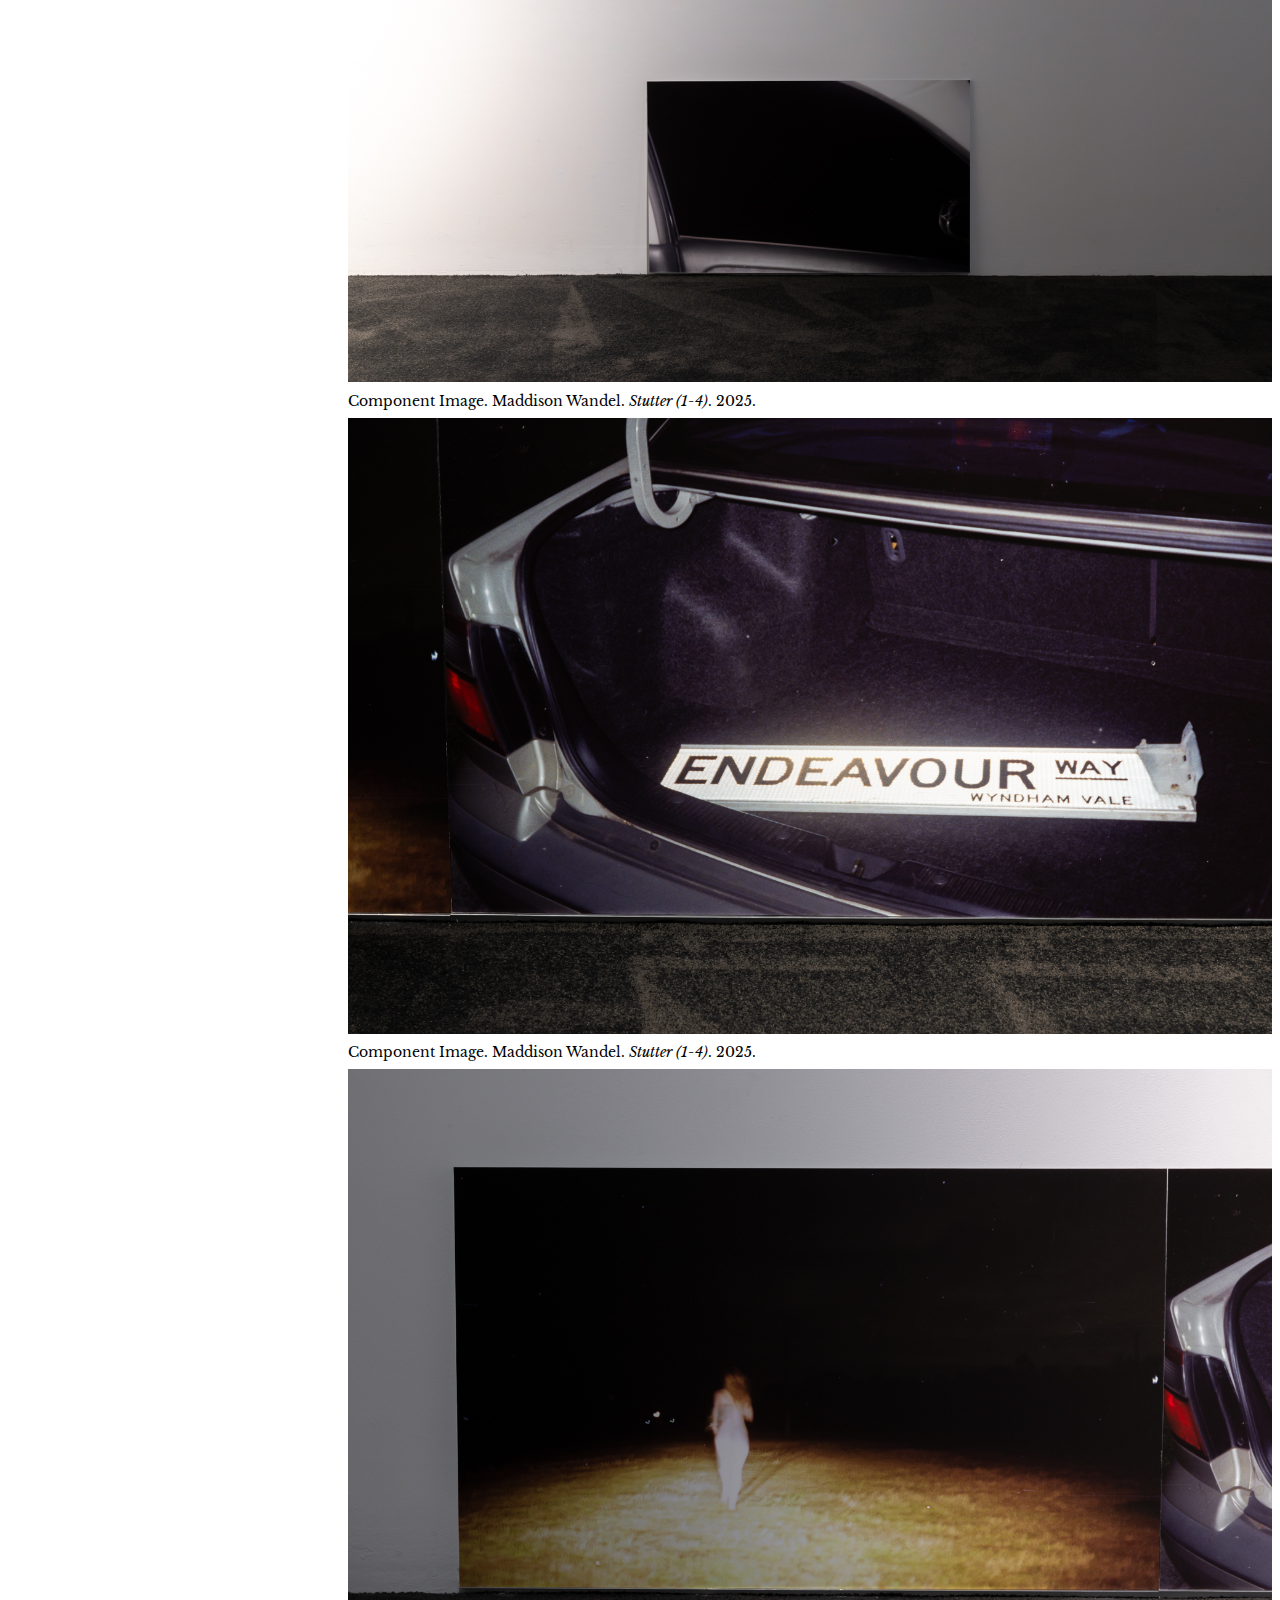
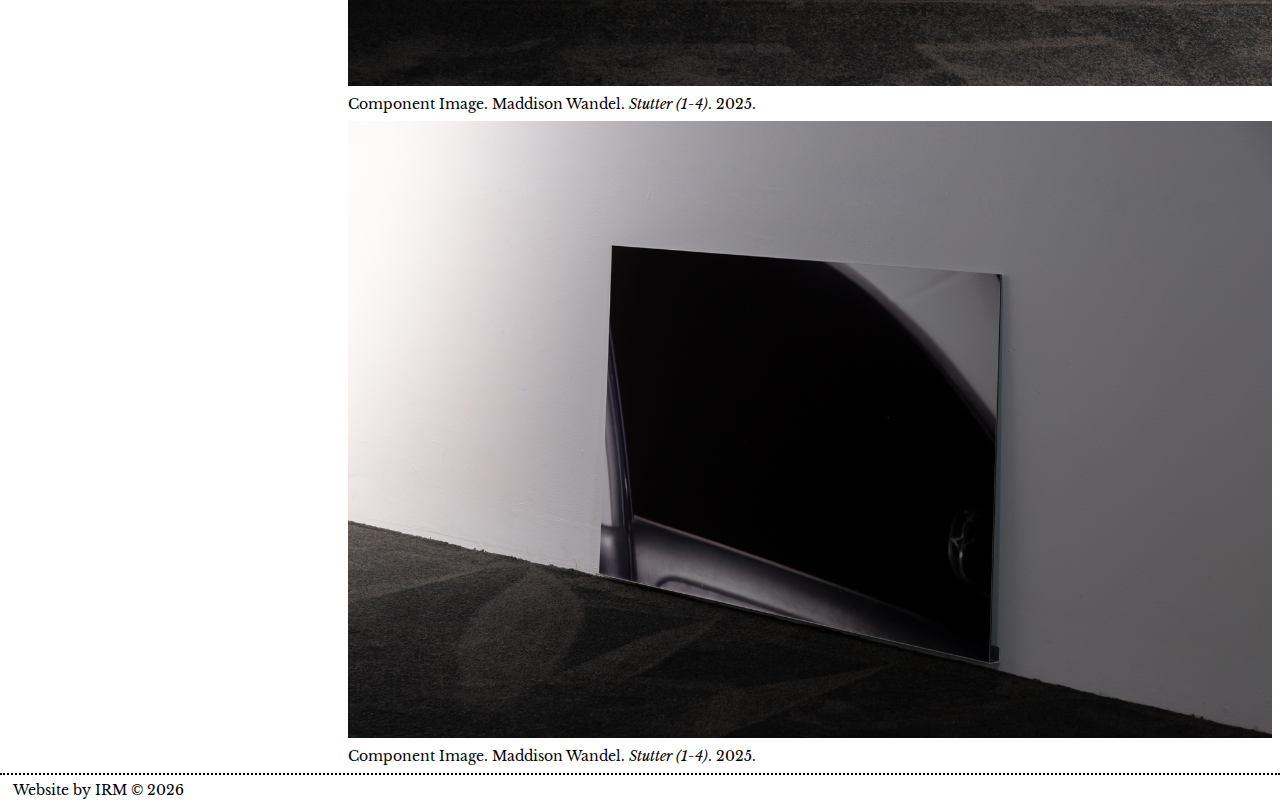
<file: pages/Monash-Grad-Show-2025.html>
<!DOCTYPE html>
<html lang="en">
<head>
    <meta charset="UTF-8">
    <meta name="viewport" content="width=device-width, initial-scale=1.0">
    <link rel="shortcut icon" href="../img/page-elements/mw-favicon.png" type="mw-favicon">
    <title>Maddison Wandel</title>
    <link rel="stylesheet" href="../style.css">
</head>

<body>
    
<div class="header">
    <a href="https://isoebell.github.io/MaddisonWandel/">Maddison Wandel</a>
</div>

<div class="middle">

    <div class="navigation">
        <div class="item">
            <a href="about.html">About</a>
        </div>

        <div class="item">
            <p class="title">Exhibitions</p>
            <p class="infoText hidden">
                <a href="VCA-Graduate-Exhibition-2024.html">VCA Graduate Exhibition 2024</a>
                    <a href="Majilis-Travelling-Fellowship-2024.html">Majilis Travelling Fellowship 2024</a>
                    <a href="Forest-Falls-Behind.html">Forest Falls Behind</a>
                    <a href="Monash-Grad-Show-2025.html"> Monash Gradshow 2025 (Honours)</a>

            </p>
        </div>

        <div class="item">
            <a href="contact.html">Contact</a>
        </div>

        <div class="item">
            <a href="CV.html">CV</a>
        </div>

    </div>

    <div class="content">
        <div class="item">
            <img src="../img/MonashGrad_2025/Flood_Way_Window_01.jpg" alt="Grad2025-01">
            <p> Installation View. Maddison Wandel. <em>Stutter (1-4)</em>. 2025. Prints on Canson Rag Photographique shot on 35mm mounted on Dibond, Carpet, Steel.
            </p>
        </div>    

        <div class="item">
            <img src="../img/MonashGrad_2025/Flood_Way_Window_02.jpg" alt="Grad2025-02">
            <p> Component Image. Maddison Wandel. <em>Stutter (1-4)</em>. 2025.
            </p>
        </div> 

        <div class="item">
            <img src="../img/MonashGrad_2025/Flood_Way_Window_03.jpg" alt="Grad2025-03">
            <p> Component Image. Maddison Wandel. <em>Stutter (1-4)</em>. 2025.
            </p>
        </div> 

        <div class="item">
            <img src="../img/MonashGrad_2025/Flood_Way_Window_04.jpg" alt="Grad2025-04">
            <p> Component Image. Maddison Wandel. <em>Stutter (1-4)</em>. 2025.
            </p>
        </div> 

        <div class="item">
            <img src="../img/MonashGrad_2025/Flood_Way_Window_05.jpg" alt="Grad2025-05">
            <p> Component Image. Maddison Wandel. <em>Stutter (1-4)</em>. 2025.
            </p>
        </div> 

        <div class="item">
            <img src="../img/MonashGrad_2025/Flood_Way_Window_06.jpg" alt="Grad2025-06">
            <p> Component Image. Maddison Wandel. <em>Stutter (1-4)</em>. 2025.
            </p>
        </div> 
    
            
    </div>

    </div>

<div class="footer">
    <p> Website by <a href="https://www.isobellemccall.com/" target="_blank">IRM</a> © 2026</p>
</div>


<script src="../script.js"></script>

</body>

</html>
</file>
<file: style.css>
@font-face {
    font-family: 'LibreBaskerville';
    src: url('fonts/LibreBaskerville-Regular.ttf') format('truetype');
    font-weight: normal;
    font-style: normal;
}

@font-face {
    font-family: 'LibreBaskerville';
    src: url('fonts/LibreBaskerville-Italic.ttf') format('truetype');
    font-weight: normal;
    font-style: italic;
}

/* Basic styling */

*,
*::before,
*::after {
  box-sizing: border-box;
}

* {
    margin: 0;
    padding: 0;
    /*background-color: #CDD3DF;*/
    font-family: 'LibreBaskerville';
}


html, body {
    height: 100%;
}

body {
    display: flex;
    flex-direction: column;
    width: 100%;
    overflow-x: hidden;
}

.header {
    padding: 0.5rem;
    font-size: 1em;
}

.header a {
    color: #000;
    text-decoration: none;
}

.header a:hover {
    text-decoration: underline;
}

.middle {
    display: flex; /* Use Flexbox to arrange the children side by side */
    flex: 1; /* Allow the middle section to take up the remaining space */
    justify-content: flex-start; /* Align items at the top, remove space-between */
    align-items: flex-start; /* Align items at the top */
    padding: 0.5rem;
}

.middle p{
    font-size: 1em;
}

.footer {
    border-top: 0.15em dotted #000;
    padding-top: 0.5%;
    padding-left: 1%;
    padding-bottom: 0.5%;
    font-size: 0.9rem;
}

.footer a {
    color: #000;
    text-decoration: none;
}

.footer a:hover {
    text-decoration: underline;
}

.navigation {
    display: flex; /* Enable flexbox */
    flex-direction: column; /* Stack items vertically */
    flex: 0 0 25%; /* Make the navigation take up 25% of the width */
}

.navigation .item {
    margin: 0.1em 0; /* Space between the items vertically */
}

.navigation a, .navigation .title {
    text-decoration: none;
    color: #000;
    display: block; /* Ensure the anchor is treated as a block element for better spacing */
}

.navigation a:hover,
.navigation .title:hover {
    text-decoration: underline; /* Underline the link on hover */
}

.content {
    padding-left: 1.5rem;
    flex: 1;
    min-width: 0; /* IMPORTANT: prevents overflow eating nav */
    width: 100%;
    align-items:start;
    display: flex; /* Enable flexbox for centering */
    flex-direction: column; /* Stack items vertically */
    gap: 0.5em; /* Add some space between the items */
    overflow-x: hidden;
}

.content a {
    color: #000;
}

.content img{
    width: 100%;
    max-width: 70rem; /* optional */
    height: auto;
    display: block;
    padding-bottom: 1%;

}

.content .item p {
    font-family: 'LibreBaskerville';
    text-align: left; /* Center align the paragraph text */
    font-size: 0.9rem;
    width: 100%;
    word-wrap: break-word;
}



/* Hero image container */
.hero-img {
    flex: 2; /* Allow the hero image to take up more space */
    display: flex;
    justify-content: start; /* Center the image horizontally */
    align-items: start; /* Center the image vertically */
    width: 70vw; /* Make the container 70% of the viewport width */
    height: auto; /* The height will be adjusted automatically to maintain the aspect ratio */
    padding: 0 1.5rem;
}

/* Make the image responsive */
.hero-img img {
    width: 90%; /* Make the image fill the width of the container */
    height: auto;
}


/* Initially hide the infoText */
.infoText {
    display: none; /* Hide it by default */
    /*transition: 0.5s ease-out, padding 0.5s ease-out; /* For smooth dropdown */
    max-height: 0; /* Start with no height */
    overflow: hidden; /* Hide the content overflow */
    display: flex; /* Enable flexbox */
    flex-direction: column; /* Stack items vertically */
    justify-content: space-between; /* Distribute space evenly between the items */
}

/* Show the dropdown with proper height */
.infoText.show {
    display: flex;
    max-height: 100%; /* Set a max-height for the dropdown */
    padding: 1%;
    padding-left: 1em; /* Add some padding to the left */
    width: max-content; /* Make the width as wide as the content */

}


/* Media Queries */
@media (max-width: 800px) {


    .header {
        padding-bottom: 0.5rem;
        font-size: large;

    }
    .middle {
        display: block; /* Stack items vertically */
        align-items: start; /* Align items to the start */
        font-size: large;
        padding-inline: 0.5rem;
    }

    .footer{
        border-top: 0.2em dotted #000;
        padding-top: 1%;   
        padding-bottom: 2%; 
        font-size: smaller;
    }

    .footer a{
        text-decoration: underline;
    }

    .content {
        width: 100%;
        display: flex; /* Enable flexbox for centering */
        flex-direction: column; /* Stack items vertically */
        align-items: flex-start; /* Align items to the start */
        padding-inline: 0;
        padding: 0.5rem 0; /* Add some padding to the top and bottom */
        overflow: hidden; /* Hide the content overflow */
        font-size: large;
        
    }

    .content p{
        font-size: large;
        width: 100%;
        margin: 0; /* Optional: Adjust margins if needed */
    }

    /* Center the image and adjust width */
    .content img {
        width: 100%; /* Make the image 95% of the viewport width */
        height: auto; /* Maintain the aspect ratio */

    }

    .content .item p {
        width: 100%;
    }
   
    .content a{
        color: #000;
    }

    .content img[alt="Grad2024-05"] {
        width: 100%; /* Example: Adjust the width */
    }

    .infoText.show {
        gap: 0.3rem; /* Add some space between the items */
    }

    

    /* Hero image container */
    @media (max-width: 800px) {
    .hero-img {
        width: 100%;
        display: flex; /* Enable flexbox for centering */
        flex-direction: column; /* Stack items vertically */
        align-items: flex-start; /* Align items to the start */
        padding-inline: 0;
        overflow: hidden; /* Hide the content overflow */
        padding: 0.5rem 0; /* Add some padding to the top and bottom */
    }

    .hero-img img {
        width: 100%;
        height: auto;
    }
}

    .navigation a, .navigation .title {
        width: 90vw; /* Make the width as wide as the content */
    }

    
}
</file>
